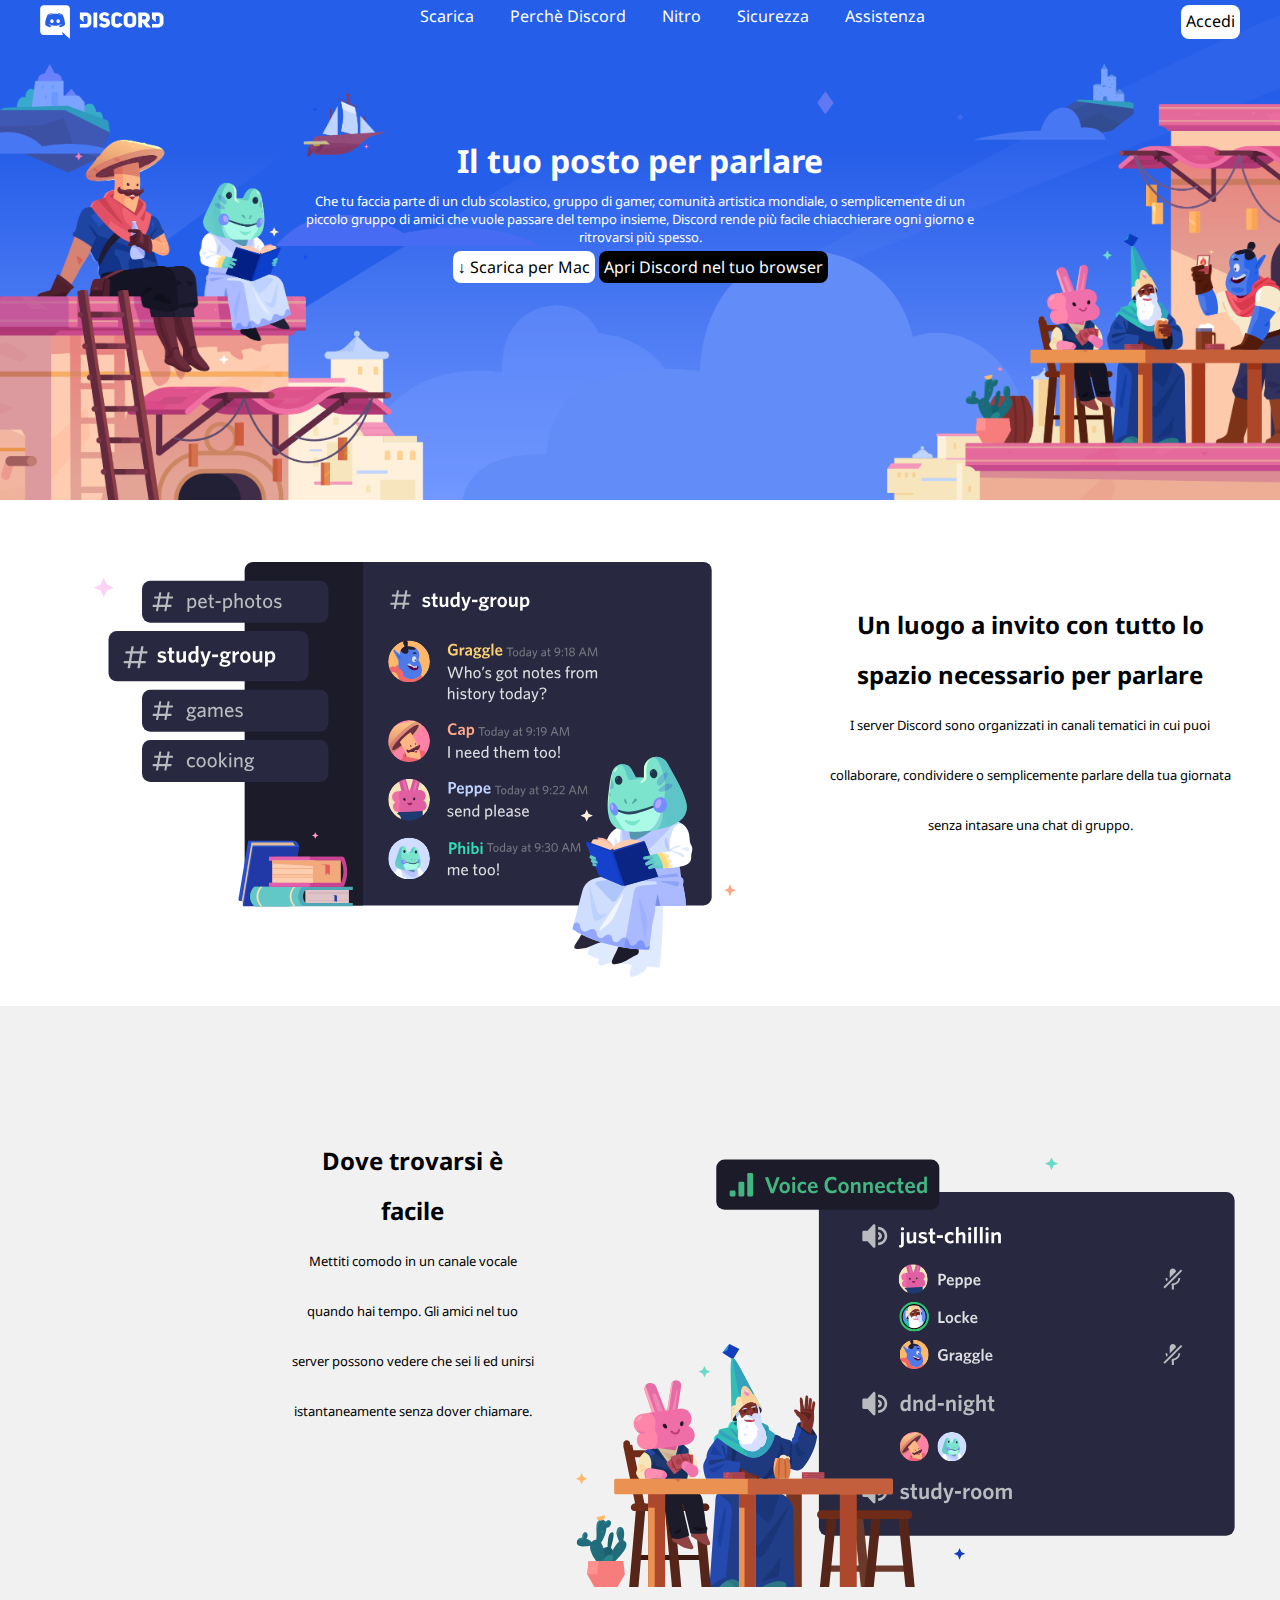
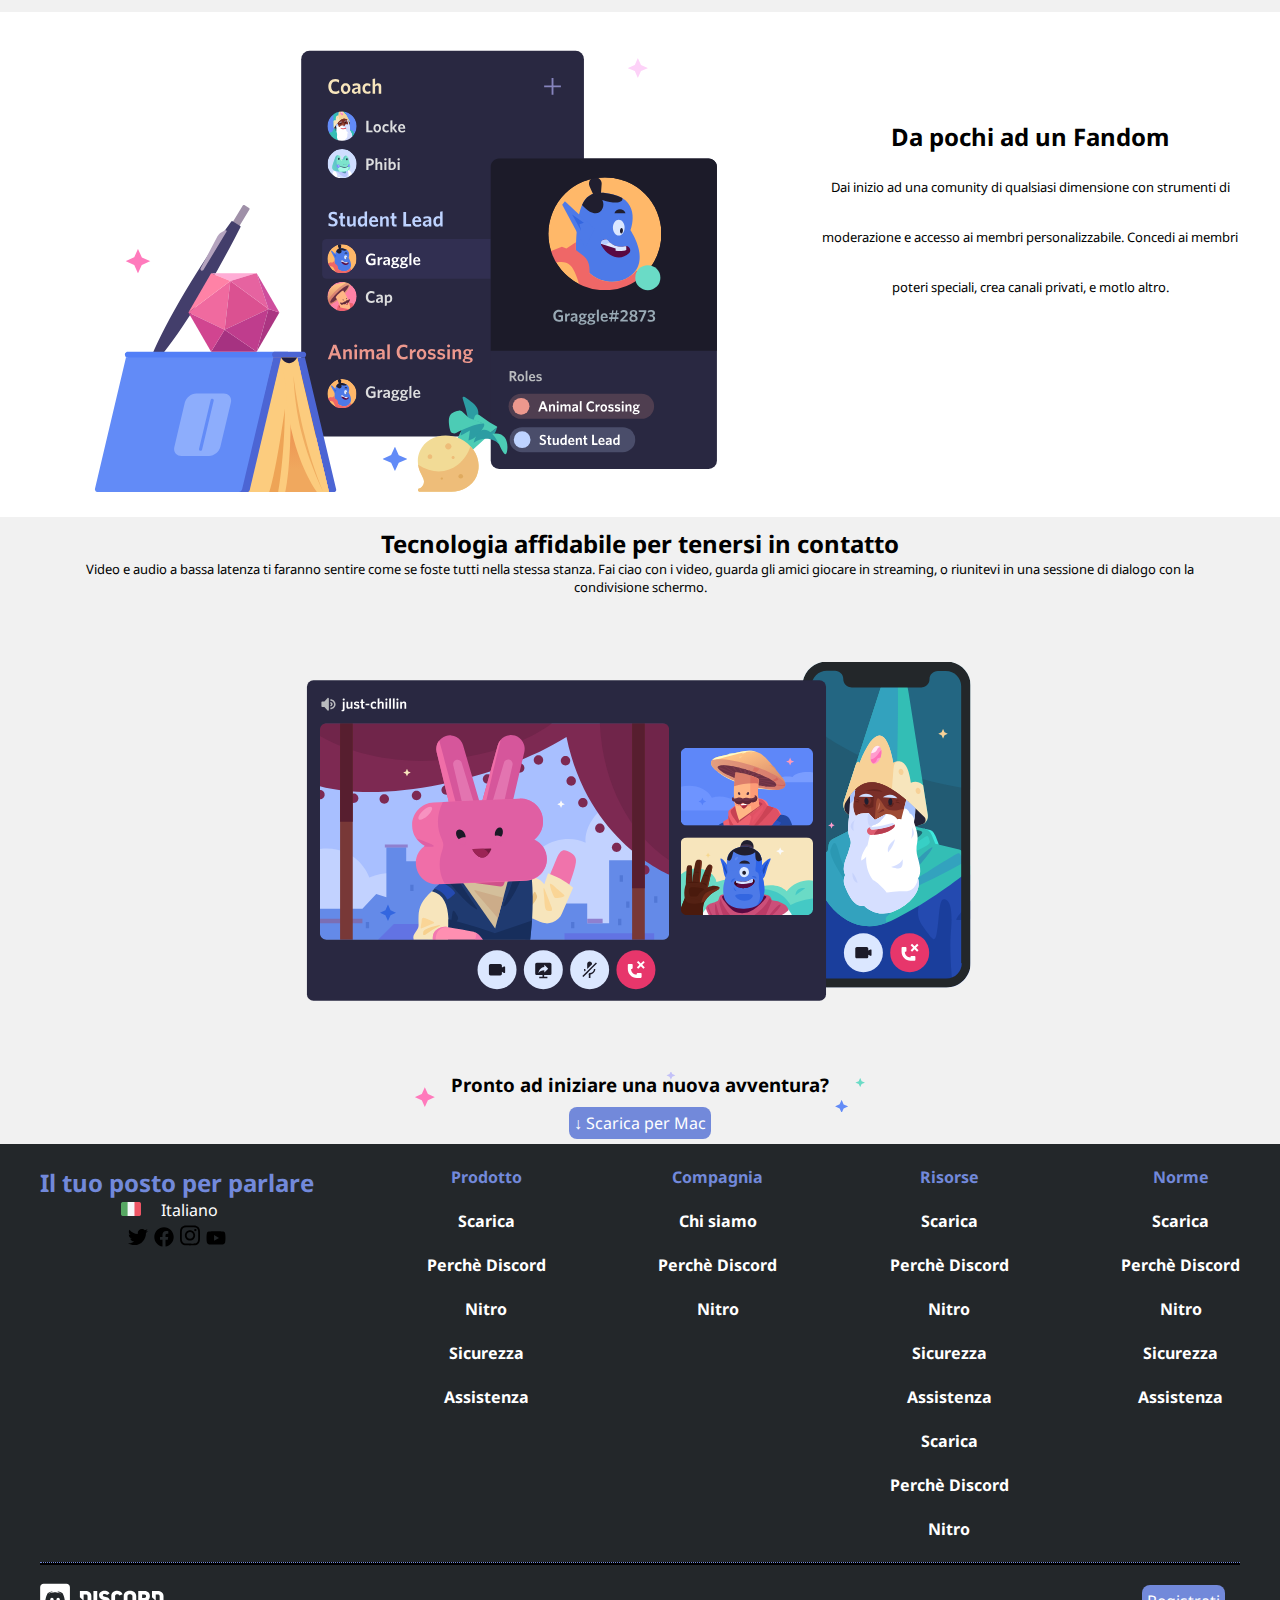
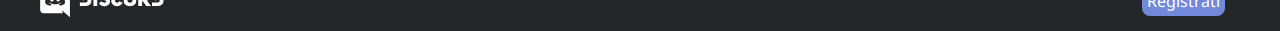
<file: index.html>
<!DOCTYPE html>
<html lang="en">
<head>
    <meta charset="UTF-8">
    <meta http-equiv="X-UA-Compatible" content="IE=edge">
    <link rel="preconnect" href="https://fonts.googleapis.com">
    <link rel="preconnect" href="https://fonts.gstatic.com" crossorigin>
    <link href="https://fonts.googleapis.com/css2?family=Noto+Sans:wght@400;700&display=swap" rel="stylesheet">
    <meta name="viewport" content="width=device-width, initial-scale=1.0">
    <title>Discord</title>
    <link rel="stylesheet" href="./css/style.css">
</head>
<body>
    <!--header(nav+contenuto)-->
    <header>
        <div class="navbar debug container">
            <img src="./img/logo.svg" alt="logo">
            <ul>
                <li>Scarica</li>
                <li>Perchè Discord</li>
                <li>Nitro</li>
                <li>Sicurezza</li>
                <li>Assistenza</li>
            </ul>
            <a  class="btn"href="#">Accedi</a>
        </div>
        <div class="container debug content">
            <h1>Il tuo posto per parlare</h1>
            <p class="center container">Che tu faccia parte di un club scolastico, gruppo di gamer, comunità artistica mondiale, o semplicemente di un piccolo gruppo di amici che vuole passare del tempo insieme, Discord rende più facile chiacchierare ogni giorno e ritrovarsi più spesso.</p>
            <a class="btn" href="#"> &#8595; Scarica per Mac</a>
            <a class="dark"href="#">Apri Discord nel tuo browser</a>
        </div>

    </header>

    <!--main 4 section-->
    <main>
        <section>
            <div class="container debug dflex">
                <div class="left debug">
                    <img src="./img/item1.svg" alt="img1">
                </div>
                <div class="right debug container content">
                    <h2> Un luogo a invito con tutto lo spazio necessario per parlare</h2>
                    <p>I server Discord sono organizzati in canali tematici in cui puoi collaborare, condividere o semplicemente parlare della tua giornata senza intasare una chat di gruppo.</p>
                </div>
            </div>
        </section>
        <section>
            <div class="bgcolor24">
                <div class="debug dflex container content">
                    <div class="right">
                        <h2>Dove trovarsi è facile</h2>
                        <p>Mettiti comodo in un canale vocale quando hai tempo. Gli amici nel tuo server possono vedere che sei li ed unirsi istantaneamente senza dover chiamare.</p>
                    </div>
                    <div class="left">
                        <img src="./img/item2.svg" alt="img2">
                    </div>
                </div>
            </div>
        </section>
        <section>
            <div class=" debug dflex container">  
                <div class="left">
                    <img src="./img/item3.svg" alt="img3">
                </div>
                <div class="right debug container content">
                    <h2>Da pochi ad un Fandom</h2>
                    <p>Dai inizio ad una comunity di qualsiasi dimensione con strumenti di moderazione e accesso ai membri personalizzabile. Concedi ai membri poteri speciali, crea canali privati, e motlo altro.</p>                
                </div>
            </div>
        </section>    
        <section>
            <div class="bgcolor24">
                <div class="container debug center">
                    <h2>Tecnologia affidabile per tenersi in contatto</h2>
                    <p>Video e audio a bassa latenza ti faranno sentire come se foste tutti nella stessa stanza. Fai ciao con i video, guarda gli amici giocare in streaming, o riunitevi in una sessione di dialogo con la condivisione schermo.</p>
                    <img src="./img/item4-big.svg" alt="img4">
                    <h3 id="stars">Pronto ad iniziare una nuova avventura?</h3>
                    <a  class="violett" href="#"> &#8595; Scarica per Mac</a>
                </div>
            </div>
        </section>
          
    </main>

    <!--footer 5 ul no style-->
    <footer>
        <div class="debug container">
            <div class="debug container dflex">
                <div>
                    <ul>
                        <li><h2 class="first">Il tuo posto per parlare</h2></li>
                        <img id="ita" src="./img/ita.png" alt="ita">
                        <li>Italiano</li>
                        <li>
                            <h2>
                                <svg id="icone" xmlns="http://www.w3.org/2000/svg" viewBox="0 0 512 512"><!--! Font Awesome Pro 6.2.1 by @fontawesome - https://fontawesome.com License - https://fontawesome.com/license (Commercial License) Copyright 2022 Fonticons, Inc. --><path d="M459.37 151.716c.325 4.548.325 9.097.325 13.645 0 138.72-105.583 298.558-298.558 298.558-59.452 0-114.68-17.219-161.137-47.106 8.447.974 16.568 1.299 25.34 1.299 49.055 0 94.213-16.568 130.274-44.832-46.132-.975-84.792-31.188-98.112-72.772 6.498.974 12.995 1.624 19.818 1.624 9.421 0 18.843-1.3 27.614-3.573-48.081-9.747-84.143-51.98-84.143-102.985v-1.299c13.969 7.797 30.214 12.67 47.431 13.319-28.264-18.843-46.781-51.005-46.781-87.391 0-19.492 5.197-37.36 14.294-52.954 51.655 63.675 129.3 105.258 216.365 109.807-1.624-7.797-2.599-15.918-2.599-24.04 0-57.828 46.782-104.934 104.934-104.934 30.213 0 57.502 12.67 76.67 33.137 23.715-4.548 46.456-13.32 66.599-25.34-7.798 24.366-24.366 44.833-46.132 57.827 21.117-2.273 41.584-8.122 60.426-16.243-14.292 20.791-32.161 39.308-52.628 54.253z"/></svg>
                                <svg id="icone" xmlns="http://www.w3.org/2000/svg" viewBox="0 0 512 512"><!--! Font Awesome Pro 6.2.1 by @fontawesome - https://fontawesome.com License - https://fontawesome.com/license (Commercial License) Copyright 2022 Fonticons, Inc. --><path d="M504 256C504 119 393 8 256 8S8 119 8 256c0 123.78 90.69 226.38 209.25 245V327.69h-63V256h63v-54.64c0-62.15 37-96.48 93.67-96.48 27.14 0 55.52 4.84 55.52 4.84v61h-31.28c-30.8 0-40.41 19.12-40.41 38.73V256h68.78l-11 71.69h-57.78V501C413.31 482.38 504 379.78 504 256z"/></svg>
                                <svg id="icone" xmlns="http://www.w3.org/2000/svg" viewBox="0 0 448 512"><!--! Font Awesome Pro 6.2.1 by @fontawesome - https://fontawesome.com License - https://fontawesome.com/license (Commercial License) Copyright 2022 Fonticons, Inc. --><path d="M224.1 141c-63.6 0-114.9 51.3-114.9 114.9s51.3 114.9 114.9 114.9S339 319.5 339 255.9 287.7 141 224.1 141zm0 189.6c-41.1 0-74.7-33.5-74.7-74.7s33.5-74.7 74.7-74.7 74.7 33.5 74.7 74.7-33.6 74.7-74.7 74.7zm146.4-194.3c0 14.9-12 26.8-26.8 26.8-14.9 0-26.8-12-26.8-26.8s12-26.8 26.8-26.8 26.8 12 26.8 26.8zm76.1 27.2c-1.7-35.9-9.9-67.7-36.2-93.9-26.2-26.2-58-34.4-93.9-36.2-37-2.1-147.9-2.1-184.9 0-35.8 1.7-67.6 9.9-93.9 36.1s-34.4 58-36.2 93.9c-2.1 37-2.1 147.9 0 184.9 1.7 35.9 9.9 67.7 36.2 93.9s58 34.4 93.9 36.2c37 2.1 147.9 2.1 184.9 0 35.9-1.7 67.7-9.9 93.9-36.2 26.2-26.2 34.4-58 36.2-93.9 2.1-37 2.1-147.8 0-184.8zM398.8 388c-7.8 19.6-22.9 34.7-42.6 42.6-29.5 11.7-99.5 9-132.1 9s-102.7 2.6-132.1-9c-19.6-7.8-34.7-22.9-42.6-42.6-11.7-29.5-9-99.5-9-132.1s-2.6-102.7 9-132.1c7.8-19.6 22.9-34.7 42.6-42.6 29.5-11.7 99.5-9 132.1-9s102.7-2.6 132.1 9c19.6 7.8 34.7 22.9 42.6 42.6 11.7 29.5 9 99.5 9 132.1s2.7 102.7-9 132.1z"/></svg>
                                <svg id="icone" xmlns="http://www.w3.org/2000/svg" viewBox="0 0 576 512"><!--! Font Awesome Pro 6.2.1 by @fontawesome - https://fontawesome.com License - https://fontawesome.com/license (Commercial License) Copyright 2022 Fonticons, Inc. --><path d="M549.655 124.083c-6.281-23.65-24.787-42.276-48.284-48.597C458.781 64 288 64 288 64S117.22 64 74.629 75.486c-23.497 6.322-42.003 24.947-48.284 48.597-11.412 42.867-11.412 132.305-11.412 132.305s0 89.438 11.412 132.305c6.281 23.65 24.787 41.5 48.284 47.821C117.22 448 288 448 288 448s170.78 0 213.371-11.486c23.497-6.321 42.003-24.171 48.284-47.821 11.412-42.867 11.412-132.305 11.412-132.305s0-89.438-11.412-132.305zm-317.51 213.508V175.185l142.739 81.205-142.739 81.201z"/></svg>
                         </li>
                    </ul>
                </div>
                <div>
                    <ul>
                        <li>
                            <h4 class="first">Prodotto</h4>
                        </li>
                        <li>
                            <h4>Scarica</h4>
                        </li>
                        <li>
                            <h4>Perchè Discord</h4>
                        </li>
                        <li>
                            <h4>Nitro</h4>
                        </li>
                        <li>
                            <h4>Sicurezza</h4>
                        </li>
                        <li>
                            <h4>Assistenza</h4>
                        </li>
                    </ul>
                </div>
                <div>
                    <ul>
                        <li>
                            <h4 class="first">Compagnia</h4>
                        </li>
                        <li>
                            <h4>Chi siamo</h4>
                        </li>
                        <li>
                            <h4>Perchè Discord</h4>
                        </li>
                        <li>
                            <h4>Nitro</h4>
                        </li>
                    </ul>
                </div>
                <div>
                    <ul>
                        <li>
                            <h4 class="first">Risorse</h4>
                        </li>
                        <li>
                            <h4>Scarica</h4>
                        </li>
                        <li>
                            <h4>Perchè Discord</h4>
                        </li>
                        <li>
                            <h4>Nitro</h4>
                        </li>
                        <li>
                            <h4>Sicurezza</h4>
                        </li>
                        <li>
                            <h4>Assistenza</h4>
                        </li>
                        <li>
                            <h4>Scarica</h4>
                        </li>
                        <li>
                            <h4>Perchè Discord</h4>
                        </li>
                        <li>
                            <h4>Nitro</h4>
                        </li>
                    </ul>
                </div>
                <div>
                    <ul>
                        <li>
                            <h4 class="first">Norme</h4>
                        </li>
                        <li>
                            <h4>Scarica</h4>
                        </li>
                        <li>
                            <h4>Perchè Discord</h4>
                        </li>
                        <li>
                            <h4>Nitro</h4>
                        </li>
                        <li>
                            <h4>Sicurezza</h4>
                        </li>
                        <li>
                            <h4>Assistenza</h4>
                        </li>
                    </ul>
                </div>
            </div>
            <hr>
            <div class="debug navbar container">
                <img src="./img/logo.svg" alt="logo2">
                <a class="violett" href="#">Registrati</a>
            </div>
        </div>
    </footer>
    
</body>
</html>
</file>
<file: css/style.css>
/* General */
*{
    margin: 0;
    padding: 0;
    box-sizing: border-box;
}
:root{
    --bgcolorh: #255EE9;
    --colortext: #000000;
    --colortext2: #FFFFFF;
    --bgcolorf: #23272A;
    --button: #7289DA;
    --bgcolors: #f1f1f1;
}
body{
    background-color: var(--colortext2);
    text-align: center;
    margin: 0 auto;
    justify-content: space-around;
    min-width: 300px;
    color: var(--colortext2);
    font-family: 'Noto Sans', sans-serif;
}

.container{
    margin: 0 auto;
    max-width: 1200px;
}
.navbar{
    display: flex;
    justify-content:space-between;
    padding-top: 5px;
}
ul{
    list-style: none;
}
li{
    display: inline;
    padding: 1rem;
}
header{
    background-image: url(../img/jumbo.png);
    background-color: var(--bgcolorh);
    min-width: 500px;
    background-size: cover;  
    height: 500px;  
}
.right{
    width: 35%;
    line-height: 50px;
    padding-top: 30px;
}
.left{
    width: 65%;
}
.reverse{
    flex-flow: row-reverse;
}
footer{
    background-color: var(--bgcolorf);
}
.center{
    padding: 10px;
    justify-content: center;
    text-align: center;
}
.bgcolor24{
    background-color: var(--bgcolors);
}
.bgcolor13{
    background-color: var(--colortext2);
}
.dflex{
    display: flex;
    justify-content: space-between;
    flex-flow: row wrap;
    align-content: flex-start;
}
.btn{
    background-color: var(--colortext2);
    color: var(--colortext);
    border-radius: 8px;
    text-decoration: none;
    padding: 5px;
}
.dark{
    background-color: var(--colortext);
    color: var(--colortext2);
    border-radius: 8px;
    text-decoration: none;
    padding: 5px;
}
.content{
    max-width: 700px;
    justify-content: center;
    text-align: center;
    padding-top: 100px;
}
main{
    color: var(--colortext);
}
main img{
    width: 750px;
    padding: 20px;
}
p{
    font-size: 13px;
}
.violett{
    background-color: var(--button);
    color: var(--colortext2);
    border-radius: 8px;
    text-decoration: none;
    margin: 15px;
    padding: .3rem;
}
#stars{
    background-image: url(../img/stars.svg);
    padding-bottom: 15px;
    background-size: 450px;
    background-repeat: no-repeat;
    background-position: center;
}
.blocco{
    display: block;
}
.first{
    color: var(--button)
}
#ita{
    width: 20px;
}
hr{
    border:none; 
    border-top:1px dotted #7289DA; 
    color: var(--button); 
    background-color:var(--colortext); 
    height: 3px; 
}
#icone{
    width: 20px;
    color: var(--colortext2)
}
#quarto{
    margin: 20px 20px;
}
</file>
